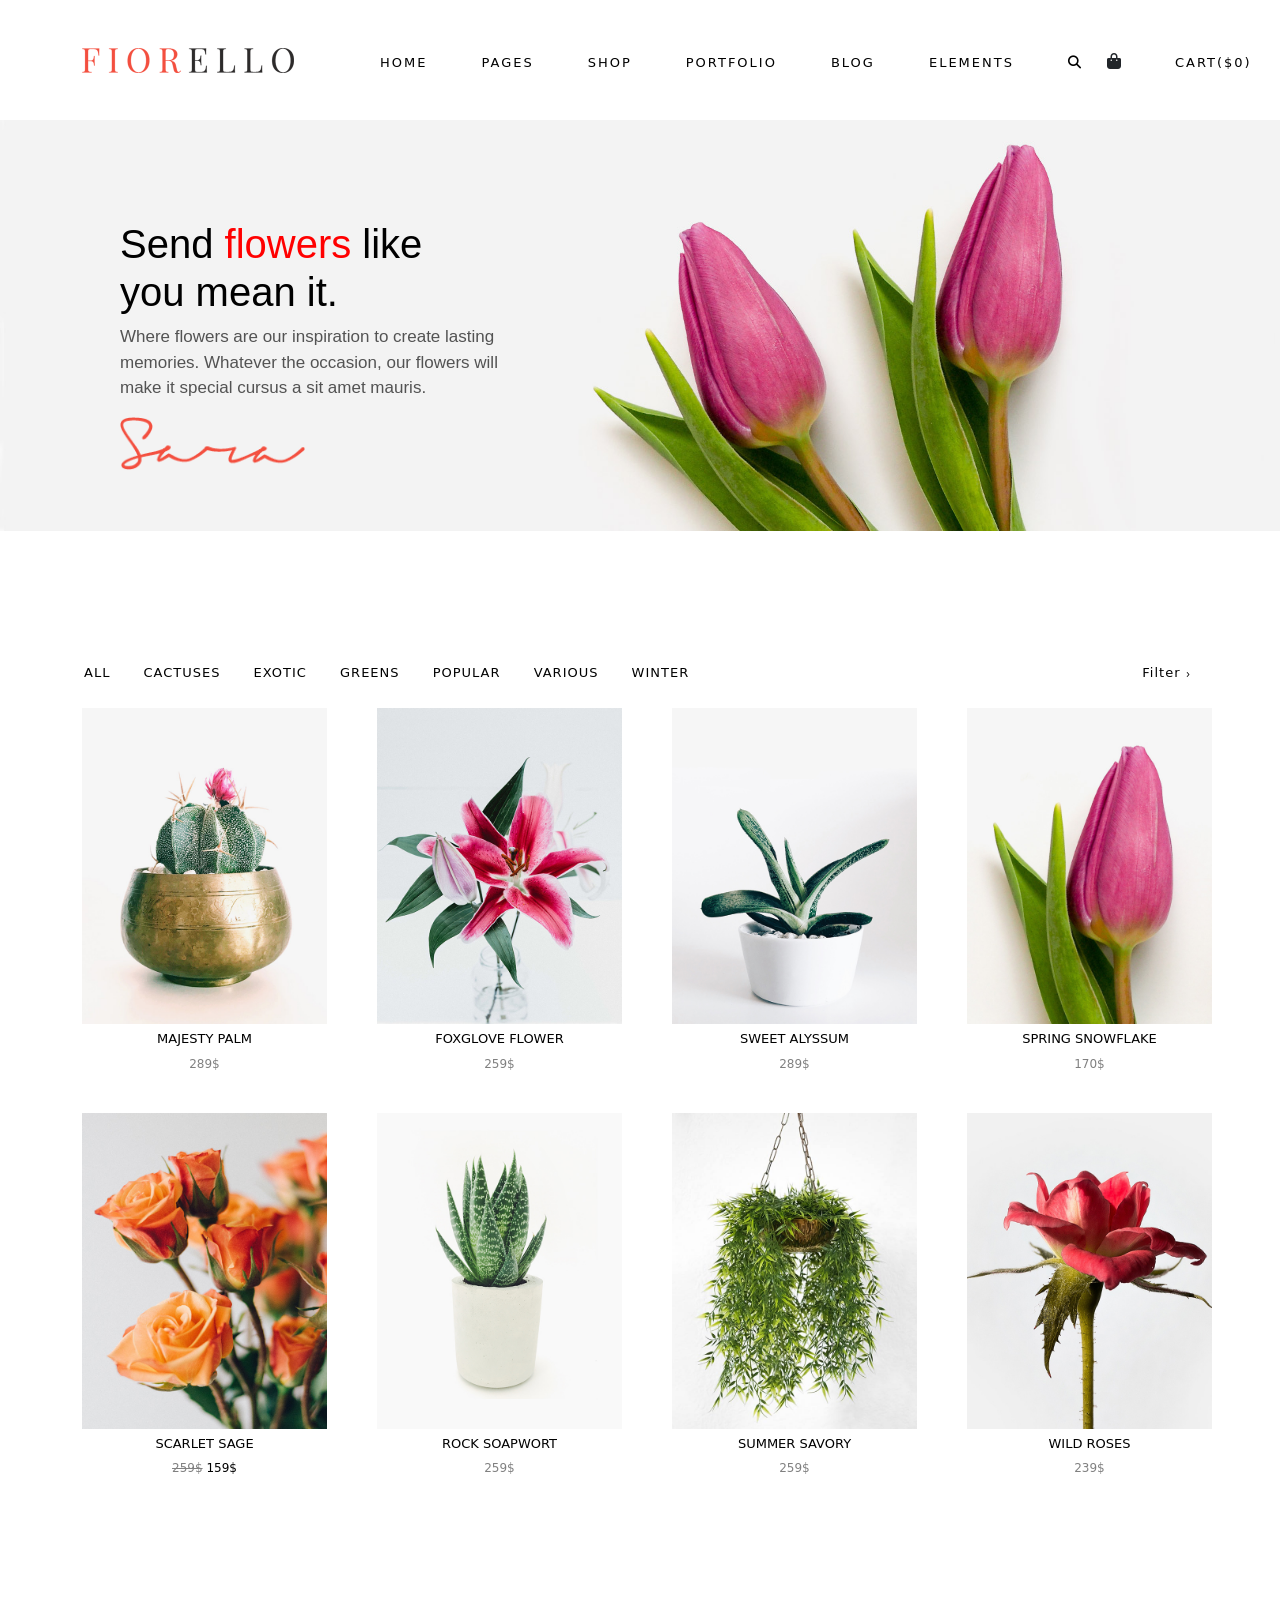
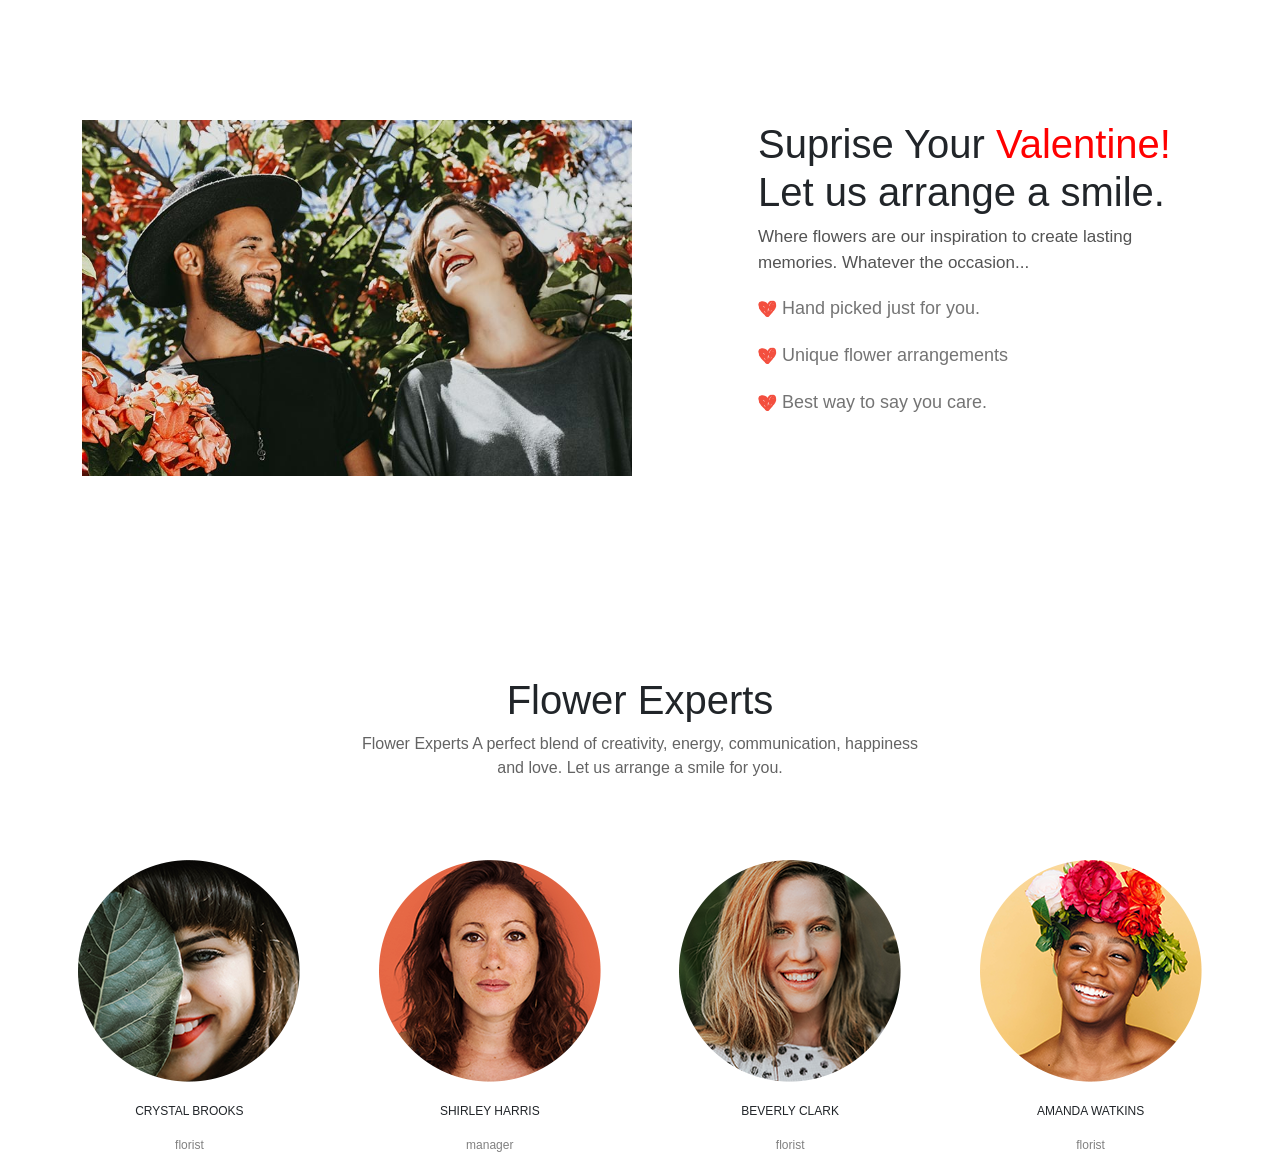
<file: index.html>
<!DOCTYPE html>
<html lang="en">
  <head>
    <meta charset="UTF-8" />
    <meta http-equiv="X-UA-Compatible" content="IE=edge" />
    <meta name="viewport" content="width=device-width, initial-scale=1.0" />
    <link
      href="https://cdn.jsdelivr.net/npm/bootstrap@5.0.2/dist/css/bootstrap.min.css"
      rel="stylesheet"
      integrity="sha384-EVSTQN3/azprG1Anm3QDgpJLIm9Nao0Yz1ztcQTwFspd3yD65VohhpuuCOmLASjC"
      crossorigin="anonymous"
    />
    <link
      rel="stylesheet"
      href="https://cdnjs.cloudflare.com/ajax/libs/font-awesome/6.1.1/css/all.min.css"
    />
    <link rel="stylesheet" href="./assets/css/main.css" />
    <script src="./JS/main.js" defer></script>
    <title>Document</title>
  </head>
  <body>
    <header>
      <div class="container">
        <div class="row nav-row">
          <nav>
            <div class="logo">
              <img src="./assets/images/h2-logo-1.png" alt="" />
            </div>
            <div class="navigation">
              <ul>
                <li>
                  <a href="">HOME</a>
                  <div class="home-drpdown">
                    <a>Main Home</a>
                    <a>Grid Home</a>
                    <a>Flower Shop</a>
                    <a>Animated Slider</a>
                    <a>Metro Showcase</a>
                    <a>Carousel Showcase</a>
                    <a>Landing</a>
                  </div>
                </li>
                <li>
                  <a href="">PAGES</a>
                  <div class="home-drpdown pages-drpdown">
                    <a>About Us</a>
                    <a>FAQ Page</a>
                    <a>Contact Us</a>
                  </div>
                </li>
                <li>
                  <a href="">SHOP</a>
                  <div class="home-drpdown shop-drpdown">
                    <div class="pro-types">
                      <h3>Product Types</h3>
                      <a href="">Standard Product</a>
                      <a href="">Grouped Product</a>
                      <a href="">Variable Product</a>
                      <a href="">Virtual Product</a>
                      <a href="">External Product</a>
                      <a href="">Downloadable Product</a>
                      <a href="">On Sale Product</a>
                      <a href="">Out Of Stock Product</a>
                      <a href="">New Product</a>
                    </div>
                    <div class="shop-pages">
                      <h3>Shop Pages</h3>
                      <a href="">My Account</a>
                      <a href="">Cart</a>
                      <a href="">Checkout</a>
                      <a href="">Orders</a>
                      <a href="">Downloads</a>
                    </div>
                    <div class="shop-types">
                      <h3>Shop Types</h3>
                      <a href="">Product List</a>
                      <a href="">Without Sidebar</a>
                      <a href="">With Category Filter</a
                      ><a href="">With Ordering Filter</a>
                      <a href=""> Shop Carousel</a>
                      <a href="">Product Categories</a>
                      <a href="">Single Category</a>
                    </div>
                    <div class="shop-layouts">
                      <h3>Shop Layouts</h3>
                      <a href="">Two Columns Grid</a>
                      <a href="">Three Columns Grid</a>
                      <a href="">Four Columns Grid</a>
                      <a href="">Five Columns Grid</a>
                      <a href="">Six Columns Grid</a><a href=""></a>
                    </div>
                  </div>
                </li>
                <li>
                  <a href="">PORTFOLIO</a>
                  <div class="home-drpdown portfolio-drpdown">
                    <a>Standart</a>
                    <a>Gallery</a>
                    <a>Masonry</a>
                    <a
                      >Portfolio Layouts
                      <i class="fa-solid fa-angle-right"></i>
                    </a>
                    <div class="drp-right">
                      <a href="">Two Columns</a>
                      <a href="">Three Columns</a>
                      <a href="">Four Columns</a>
                      <a href="">Four Columns Wide</a>
                      <a href="">Five Columns Wide</a>
                    </div>
                    <a
                      >Portfolio Single
                      <i class="fa-solid fa-angle-right"></i>
                    </a>
                    <div class="drp-right">
                      <a href="">Small Images</a>
                      <a href="">Small Slider</a>
                      <a href="">Big Images</a>
                      <a href="">Big Slider</a>
                      <a href="">Gallery</a>
                    </div>
                  </div>
                </li>
                <li>
                  <a href="">BLOG</a>
                  <div class="home-drpdown blog-drpdown">
                    <a href="">Masonry</a>
                    <a href="">Standard</a>
                    <a
                      >Post Types
                      <i class="fa-solid fa-angle-right"></i>
                    </a>
                    <div class="drp-right">
                      <a href="">Standart</a>
                      <a href="">Gallery</a>
                      <a href="">Link</a>
                      <a href="">Quote</a>
                      <a href="">Audio</a>
                      <a href="">Video</a>
                    </div>
                  </div>
                </li>
                <li>
                  <a href="">ELEMENTS</a>
                  <div class="home-drpdown elements-drpdown">
                    <a
                      >Classic
                      <i class="fa-solid fa-angle-right"></i>
                    </a>
                    <div class="drp-right">
                      <a href="">Accordions</a>
                      <a href="">Tabs</a>
                      <a href="">Buttons</a>
                      <a href="">Video Button</a>
                      <a href="">Contact Form</a>
                    </div>
                    <a
                      >Infographic
                      <i class="fa-solid fa-angle-right"></i>
                    </a>
                    <div class="drp-right">
                      <a href="">Blog List</a>
                      <a href="">Counters</a>
                      <a href="">Countdown</a>
                      <a href="">Google Maps</a>
                      <a href="">Progress Bar</a>
                      <a href="">Pie Charts</a>
                    </div>
                    <a
                      >Interactive
                      <i class="fa-solid fa-angle-right"></i>
                    </a>
                    <div class="drp-right">
                      <a href="">Image Gallery </a>
                      <a href="">Testimonials</a>
                      <a href="">Team</a>
                      <a href="">Banner</a>
                      <a href="">Shop List</a>
                      <a href="">Portfolio List</a>
                    </div>
                    <a
                      >Typography
                      <i class="fa-solid fa-angle-right"></i>
                    </a>
                    <div class="drp-right">
                      <a href="">Headings</a>
                      <a href="">Columns</a>
                      <a href="">Section Title</a>
                      <a href="">Blockquote</a>
                      <a href="">Dropcaps</a>
                      <a href="">Highlights</a>
                      <a href="">Separators</a>
                      <a href="">Custom Font</a>
                    </div>
                  </div>
                </li>
                <li>
                  <a href=""><i class="fa-solid fa-magnifying-glass"></i></a>
                </li>
                <li><i class="fa-solid fa-bag-shopping"></i></li>
                <li id="cart">
                  <a class="cart-total" href="">CART($0)</a>
                  <div class="cart-drpdown">
                    <!-- <p>no products in the cart</p> -->
                  </div>
                </li>
              </ul>
            </div>
          </nav>
        </div>
      </div>
    </header>
    <main>
      <section class="slide-show">
        <div class="pic-wrapper">
          <div class="intro summary">
            <h2>Send <span>flowers</span> like you mean it.</h2>
            <p>
              Where flowers are our inspiration to create lasting memories.
              Whatever the occasion, our flowers will make it special cursus a
              sit amet mauris.
            </p>
            <img src="./assets/images/h2-sign-img.png" alt="" />
          </div>
          <figure class="pic-1">
            <img src="./assets/images/h3-slider-background.jpg" alt="" />
          </figure>
          <figure class="pic-2">
            <img src="./assets/images/h3-slider-background-2.jpg" alt="" />
          </figure>
          <figure id="" class="pic-3">
            <img src="./assets/images/h3-slider-background-3.jpg" alt="" />
          </figure>
        </div>
      </section>
      <section id="products-list">
        <div class="container">
          <div class="all-products">
            <div class="second-nav">
              <ul>
                <li><a href="">ALL</a></li>
                <li><a href="">CACTUSES</a></li>
                <li><a href="">EXOTIC</a></li>
                <li><a href="">GREENS</a></li>
                <li><a href="">POPULAR</a></li>
                <li><a href="">VARIOUS</a></li>
                <li><a href="">WINTER</a></li>
                <li class="filter">
                  <a href=""
                    >Filter
                    <i class="fa-solid fa-angle-right"></i>
                  </a>
                  <div class="filter-drpdown">
                    <a>Main Home</a>
                    <a>Grid Home</a>
                    <a>Flower Shop</a>
                    <a>Animated Slider</a>
                  </div>
                </li>
              </ul>
            </div>
            <div class="products">
              <div class="product">
                <img src="./assets/images/shop-14-img.jpg" alt="" />
              </div>
              <div class="product-info">
                <h5>MAJESTY PALM</h5>
                <span>289$</span>
              </div>
            </div>
            <div class="products">
              <div class="product">
                <img src="./assets/images/shop-13-img.jpg" alt="" />
              </div>
              <div class="product-info">
                <h5>FOXGLOVE FLOWER</h5>
                <span>259$</span>
              </div>
            </div>
            <div class="products">
              <div class="product">
                <img src="./assets/images/shop-10-img.jpg" alt="" />
              </div>
              <div class="product-info">
                <h5>SWEET ALYSSUM</h5>
                <span>289$</span>
              </div>
            </div>
            <div class="products">
              <div class="product">
                <img src="./assets/images/shop-9-img.jpg" alt="" />
              </div>
              <div class="product-info">
                <h5>SPRING SNOWFLAKE</h5>
                <span>170$</span>
              </div>
            </div>
            <div class="products">
              <div class="product">
                <img src="./assets/images/shop-8-img.jpg" alt="" />
              </div>
              <div class="product-info">
                <h5>SCARLET SAGE</h5>
                <span class="sale"><span>259$</span> 159$</span>
              </div>
            </div>
            <div class="products">
              <div class="product">
                <img src="./assets/images/shop-7-img (1).jpg" alt="" />
              </div>
              <div class="product-info">
                <h5>ROCK SOAPWORT</h5>
                <span>259$</span>
              </div>
            </div>
            <div class="products">
              <div class="product">
                <img src="./assets/images/shop-6-img (1).jpg" alt="" />
              </div>
              <div class="product-info">
                <h5>SUMMER SAVORY</h5>
                <span>259$</span>
              </div>
            </div>
            <div class="products">
              <div class="product">
                <img src="./assets/images/shop-5-img.jpg" alt="" />
              </div>
              <div class="product-info">
                <h5>WILD ROSES</h5>
                <span>239$</span>
              </div>
            </div>
          </div>
        </div>
      </section>
      <section id="valentine">
        <div class="container suprise-ur-valentine">
          <img src="./assets/images/h3-video-img.jpg" alt="" />
          <div class="summary">
            <h3>
              Suprise Your <span>Valentine!</span> Let us arrange a smile.
            </h3>
            <p>
              Where flowers are our inspiration to create lasting memories.
              Whatever the occasion...
            </p>
            <ul>
              <li>
                <img src="./assets/images/h1-custom-icon.png" alt="" /> Hand
                picked just for you.
              </li>
              <li>
                <img src="./assets/images/h1-custom-icon.png" alt="" />
                Unique flower arrangements
              </li>
              <li>
                <img src="./assets/images/h1-custom-icon.png" alt="" />
                Best way to say you care.
              </li>
            </ul>
          </div>
        </div>
      </section>
      <section id="experts">
        <div class="container general-info">
          <div class="summary">
            <h2>Flower Experts</h2>
            <p>
              Flower Experts A perfect blend of creativity, energy,
              communication, happiness and love. Let us arrange a smile for you.
            </p>
          </div>
        </div>
        <div class="about-experts">
          <div class="experts-item">
            <img src="./assets/images/h3-team-img-1.png" alt="" />
            <div class="expert-info">
              <p>CRYSTAL BROOKS</p>
              <span>florist</span>
            </div>
          </div>
          <div class="experts-item">
            <img src="./assets/images/h3-team-img-2.png" alt="" />
            <div class="expert-info">
              <p>SHIRLEY HARRIS</p>
              <span>manager</span>
            </div>
          </div>
          <div class="experts-item">
            <img src="./assets/images/h3-team-img-3.png" alt="" />
            <div class="expert-info">
              <p>BEVERLY CLARK</p>
              <span>florist</span>
            </div>
          </div>
          <div class="experts-item">
            <img src="./assets/images/h3-team-img-4.png" alt="" />
            <div class="expert-info">
              <p>AMANDA WATKINS</p>
              <span>florist</span>
            </div>
          </div>
        </div>
      </section>
    </main>
    <footer></footer>
  </body>
</html>
</file>
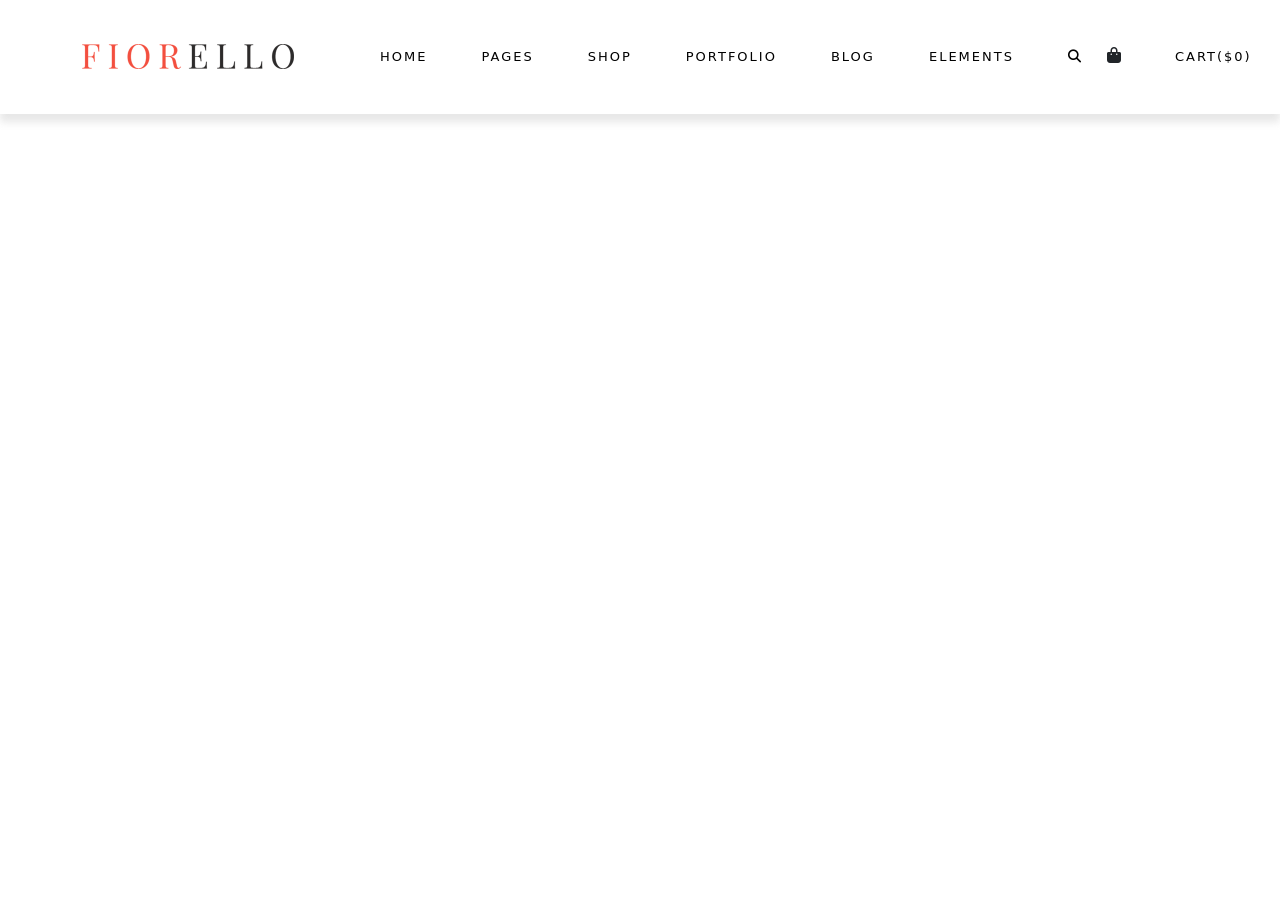
<file: fiorello/index.html>
<!DOCTYPE html>
<html lang="en">
  <head>
    <meta charset="UTF-8" />
    <meta http-equiv="X-UA-Compatible" content="IE=edge" />
    <meta name="viewport" content="width=device-width, initial-scale=1.0" />
    <link
      href="https://cdn.jsdelivr.net/npm/bootstrap@5.0.2/dist/css/bootstrap.min.css"
      rel="stylesheet"
      integrity="sha384-EVSTQN3/azprG1Anm3QDgpJLIm9Nao0Yz1ztcQTwFspd3yD65VohhpuuCOmLASjC"
      crossorigin="anonymous"
    />
    <link
      rel="stylesheet"
      href="https://cdnjs.cloudflare.com/ajax/libs/font-awesome/6.1.1/css/all.min.css"
    />
    <link rel="stylesheet" href="./assets/css/main.css" />
    <title>Document</title>
  </head>
  <body>
    <header>
      <div class="container">
        <div class="row">
          <nav>
            <div class="logo">
              <img src="./assets/images/h2-logo-1.png" alt="" />
            </div>
            <div class="navigation">
              <ul>
                <li>
                  <a href="">HOME</a>
                  <div class="home-drpdown">
                    <a>Main Home</a>
                    <a>Grid Home</a>
                    <a>Flower Shop</a>
                    <a>Animated Slider</a>
                    <a>Metro Showcase</a>
                    <a>Carousel Showcase</a>
                    <a>Landing</a>
                  </div>
                </li>
                <li><a href="">PAGES</a></li>
                <li><a href="">SHOP</a></li>
                <li><a href="">PORTFOLIO</a></li>
                <li><a href="">BLOG</a></li>
                <li><a href="">ELEMENTS</a></li>
                <li>
                  <a href=""><i class="fa-solid fa-magnifying-glass"></i></a>
                </li>
                <li><i class="fa-solid fa-bag-shopping"></i></li>
                <li><a href="">CART($0)</a></li>
              </ul>
            </div>
          </nav>
        </div>
      </div>
    </header>
    <main>
      <section id="slider">
        <div class="slider-image"></div>
        <div class="slider-image"></div>
        <div class="slider-image"></div>
      </section>
    </main>
    <footer></footer>
  </body>
</html>
</file>
<file: assets/css/main.css>
nav {
  display: flex;
  justify-content: space-between;
  height: 120px;
  align-items: center;
  background-color: white;
}
nav .logo img {
  width: 212px;
  height: 25px;
}

.navigation {
  height: 100%;
  align-items: center;
  justify-content: center;
}
.navigation a {
  display: inline-block;
  text-decoration-color: transparent;
  color: black;
  position: relative;
  font-size: 13px;
  letter-spacing: 2px;
  padding-left: 30px;
  height: 80px;
}
.navigation a:hover {
  text-decoration-color: #000000;
  transition: 1s ease-in;
}
.navigation ul {
  display: flex;
  list-style-type: none;
  height: 100%;
  align-items: center;
  padding-top: 50px;
}
.navigation ul li {
  padding-left: 24px;
  height: 100%;
}
.navigation li > a:hover + .home-drpdown {
  visibility: visible;
  transition: 1s;
}

.home-drpdown,
.drp-right {
  padding: 29px 0;
  color: #000000;
  visibility: hidden;
  background-color: white;
  color: rgb(94, 93, 93);
  z-index: 2;
  width: 200px;
  height: fit-content;
  position: absolute;
  bottom: 170px;
  box-shadow: 0 5px 5px 0 rgba(0, 0, 0, 0.03);
}
.home-drpdown a,
.drp-right a {
  display: block;
  height: 40px;
  cursor: pointer;
  width: 210px;
}

.home-drpdown:hover {
  visibility: visible;
}
.home-drpdown:hover a:hover {
  text-decoration: underline;
}

.pages-drpdown,
.blog-drpdown {
  position: absolute;
  bottom: 330px;
}

.shop-drpdown {
  top: 100px;
  display: flex;
  background-color: white;
  width: fit-content;
  left: 80px;
  font-family: Montserrat, sans-serif;
  box-sizing: border-box;
  justify-content: center;
}
.shop-drpdown div {
  padding: 50px;
}
.shop-drpdown h3 {
  margin-bottom: 30px;
  color: #000000;
  font-size: 22px;
}
.shop-drpdown a {
  color: rgb(94, 93, 93);
  font-weight: bold;
  font-size: 12px;
  padding: 0;
}

.portfolio-drpdown {
  position: absolute;
  bottom: 250px;
}
.portfolio-drpdown .drp-right {
  left: 180px;
  top: 50px;
  padding: 100px 20px;
}
.portfolio-drpdown .drp-right a {
  color: rgb(94, 93, 93);
}

.portfolio-drpdown > a:hover + .drp-right {
  visibility: visible;
}

.drp-right:hover {
  visibility: visible;
}
.drp-right:hover a:hover {
  text-decoration: underline;
}

.blog-drpdown a {
  color: rgb(94, 93, 93);
}
.blog-drpdown .drp-right {
  left: 180px;
  top: 20px;
  padding: 100px 20px;
  color: rgb(94, 93, 93);
}
.blog-drpdown > a:hover + .drp-right {
  visibility: visible;
}

.fa-angle-right {
  font-size: 6px;
}

.elements-drpdown {
  position: absolute;
  bottom: 290px;
}
.elements-drpdown .drp-right {
  left: 180px;
  top: 0;
  padding: 100px 20px;
}
.elements-drpdown .drp-right a {
  color: rgb(94, 93, 93);
}
.elements-drpdown > a:hover + .drp-right {
  visibility: visible;
}

#cart .cart-drpdown {
  position: absolute;
  right: 50px;
  justify-content: center;
  width: max-content;
  height: max-content;
  z-index: 20;
  background-color: white;
  box-sizing: border-box;
}
#cart .cart-drpdown a {
  display: block;
  height: fit-content;
  width: 50%;
  padding: 0;
  margin: 0;
}
#cart .cart-drpdown span {
  display: inline-block;
  color: grey;
}
#cart .cart-drpdown .cart-item {
  height: 80px;
  display: flexbox;
  justify-content: space-between;
}

#cart:hover .cart-drpdown {
  display: block;
  position: absolute;
  padding: 0;
  margin: 0;
  box-sizing: border-box;
  background-color: white;
  z-index: 3;
}

* {
  margin: 0;
  padding: 0;
}

.pic-wrapper {
  position: absolute;
  width: 100%;
  height: 100%;
  overflow: hidden;
}

img {
  width: 100%;
  height: 100%;
}

figure {
  position: absolute;
  top: 0;
  left: 0;
  opacity: 0;
  /*animation*/
  animation: slideShow 18s linear infinite 0s;
  -o-animation: slideShow 0s linear infinite 0s;
  -moz-animation: slideShow 24s linear infinite 0s;
  -webkit-animation: slideShow 24s linear infinite 0s;
}

.pic-1 {
  opacity: 1;
  background: url(http://cdn.morguefile.com/imageData/public/files/g/GaborfromHungary/06/p/74fea178af5c36b5303625ffeacd8454.jpg) no-repeat center center;
  -webkit-background-size: cover;
  -moz-background-size: cover;
  -o-background-size: cover;
  background-size: cover;
}

.pic-2 {
  animation-delay: 6s;
  -o-animation-delay: 6s;
  -moz--animation-delay: 6s;
  -webkit-animation-delay: 6s;
  background: url(http://cdn.morguefile.com/imageData/public/files/k/Koan/06/p/ea989990a29bb73aa78db9f8322b5631.jpg) no-repeat center center;
  -webkit-background-size: cover;
  -moz-background-size: cover;
  -o-background-size: cover;
  background-size: cover;
}

.pic-3 {
  animation-delay: 12s;
  -o-animation-delay: 12s;
  -moz--animation-delay: 12s;
  -webkit-animation-delay: 12s;
  background: url(https://fiorello.qodeinteractive.com/wp-content/uploads/2018/05/h3-slider-background.jpg) no-repeat center center;
  -webkit-background-size: cover;
  -moz-background-size: cover;
  -o-background-size: cover;
  background-size: cover;
}

/* keyframes*/
@keyframes slideShow {
  0% {
    opacity: 0;
    transform: scale(1);
    -ms-transform: scale(1);
  }
  5% {
    opacity: 1;
  }
  25% {
    opacity: 1;
  }
  30% {
    opacity: 0;
    transform: scale(1.1);
    -ms-transform: scale(1.1);
  }
  100% {
    opacity: 0;
    transform: scale(1);
    -ms-transformm: scale(1);
  }
}
@-o-keyframes slideShow {
  0% {
    opacity: 0;
    -o-transform: scale(1);
  }
  5% {
    opacity: 1;
  }
  25% {
    opacity: 1;
  }
  30% {
    opacity: 0;
    -o-transform: scale(1.1);
  }
  100% {
    opacity: 0;
    -o-transformm: scale(1);
  }
}
@-moz-keyframes slideShow {
  0% {
    opacity: 0;
    -moz-transform: scale(1);
  }
  5% {
    opacity: 1;
  }
  25% {
    opacity: 1;
  }
  30% {
    opacity: 0;
    -moz-transform: scale(1.1);
  }
  100% {
    opacity: 0;
    -moz-transformm: scale(1);
  }
}
@-webkit-keyframes slideShow {
  0% {
    opacity: 0;
    -webkit-transform: scale(1);
  }
  5% {
    opacity: 1;
  }
  25% {
    opacity: 1;
  }
  30% {
    opacity: 0;
    -webkit-transform: scale(1.1);
  }
  100% {
    opacity: 0;
    -webkit-transformm: scale(1);
  }
}
.intro {
  position: absolute;
  left: 120px;
  top: 100px;
  z-index: 3;
  width: 400px;
  font-family: sans-serif;
}
.intro h2 {
  color: black;
  width: 90%;
  font-size: 40px;
}
.intro p {
  color: rgb(83, 83, 83);
  font-size: 17px;
}
.intro img {
  width: 185px;
  height: 53px;
}
.intro span {
  color: red;
}

.products .product {
  margin-top: -90px;
  display: inline-block;
  overflow: hidden;
  box-sizing: border-box;
}
.products .product img {
  width: 245px;
  height: 316px;
  transition: transform 0.2s;
}
.products .product img:hover {
  transform: scale(1.1);
}
.products .product-info {
  color: gray;
  font-size: 12px;
  text-align: center;
  margin-bottom: 80px;
}
.products .product-info h5 {
  font-size: 13px;
  color: black;
}
.products span {
  cursor: pointer;
}
.products span span {
  color: gray;
  text-decoration: line-through;
}
.products .sale {
  color: black;
}

.all-products {
  position: absolute;
  top: 660px;
  display: flex;
  flex-wrap: wrap;
  gap: 50px;
}
.all-products .second-nav {
  display: block;
  width: 100%;
  margin-left: -30px;
}
.all-products .second-nav ul li {
  display: inline;
  padding-right: 28px;
}
.all-products .second-nav a {
  letter-spacing: 1px;
  text-decoration: none;
  color: black;
  font-size: 13px;
}
.all-products .second-nav a:hover {
  color: red;
}

.filter {
  margin-left: 420px;
}

.filter-drpdown {
  visibility: hidden;
}

.suprise-ur-valentine {
  display: flex;
  justify-content: space-between;
}
.suprise-ur-valentine img {
  width: 550px;
  height: 356px;
}
.suprise-ur-valentine .summary {
  width: 440px;
  font-family: sans-serif;
}
.suprise-ur-valentine .summary p {
  color: rgb(83, 83, 83);
  font-size: 17px;
}
.suprise-ur-valentine .summary h3 {
  width: 450px;
  font-size: 40px;
}
.suprise-ur-valentine .summary span {
  color: red;
}
.suprise-ur-valentine .summary ul {
  padding: 0;
  list-style-type: none;
  font-size: 18px;
  color: rgb(116, 116, 116);
}
.suprise-ur-valentine .summary ul img {
  width: 19px;
  height: 18px;
}
.suprise-ur-valentine .summary ul li {
  margin: 20px 0;
}

#valentine {
  position: relative;
  top: 1600px;
}

#experts {
  position: relative;
  top: 1800px;
  font-family: sans-serif;
}
#experts .general-info {
  justify-content: center;
  text-align: center;
  width: 600px;
}
#experts .general-info h2 {
  font-size: 40px;
}
#experts .general-info p {
  color: rgb(99, 99, 99);
}
#experts .experts-item {
  width: 222px;
  height: 222px;
  text-align: center;
}
#experts .expert-info {
  margin-top: 20px;
  font-size: 12px;
}
#experts .expert-info span {
  color: gray;
}

.about-experts {
  display: flex;
  margin-top: 80px;
  justify-content: space-evenly;
}
</file>
<file: fiorello/assets/css/main.css>
nav {
  display: -webkit-box;
  display: -ms-flexbox;
  display: flex;
  -webkit-box-pack: justify;
      -ms-flex-pack: justify;
          justify-content: space-between;
  padding-top: 44px;
  padding-bottom: 30px;
}

nav .logo img {
  width: 212px;
  height: 25px;
}

header {
  -webkit-box-shadow: 0px 8px 8px 0px rgba(134, 134, 134, 0.2);
          box-shadow: 0px 8px 8px 0px rgba(134, 134, 134, 0.2);
}

.navigation ul {
  display: -webkit-box;
  display: -ms-flexbox;
  display: flex;
  list-style-type: none;
}

.navigation ul li {
  padding-left: 24px;
}

.navigation ul a {
  text-decoration: none;
  color: black;
  position: relative;
  font-size: 13px;
  letter-spacing: 2px;
  padding-left: 30px;
}

.navigation ul a:hover {
  text-decoration: underline;
  color: black;
}

.navigation ul li > a:hover + .home-drpdown {
  opacity: 100;
  -webkit-transition: 1s;
  transition: 1s;
}

.home-drpdown {
  padding: 29px 0;
  color: #000000;
  opacity: 0;
  background-color: white;
  z-index: 1;
  width: 200px;
  position: absolute;
  margin-top: 40px;
  -webkit-box-shadow: 3px 2px 3px rgba(122, 122, 122, 0.021);
          box-shadow: 3px 2px 3px rgba(122, 122, 122, 0.021);
}

.home-drpdown a {
  display: block;
  padding-top: 10px;
  padding-bottom: 10px;
}
</file>
